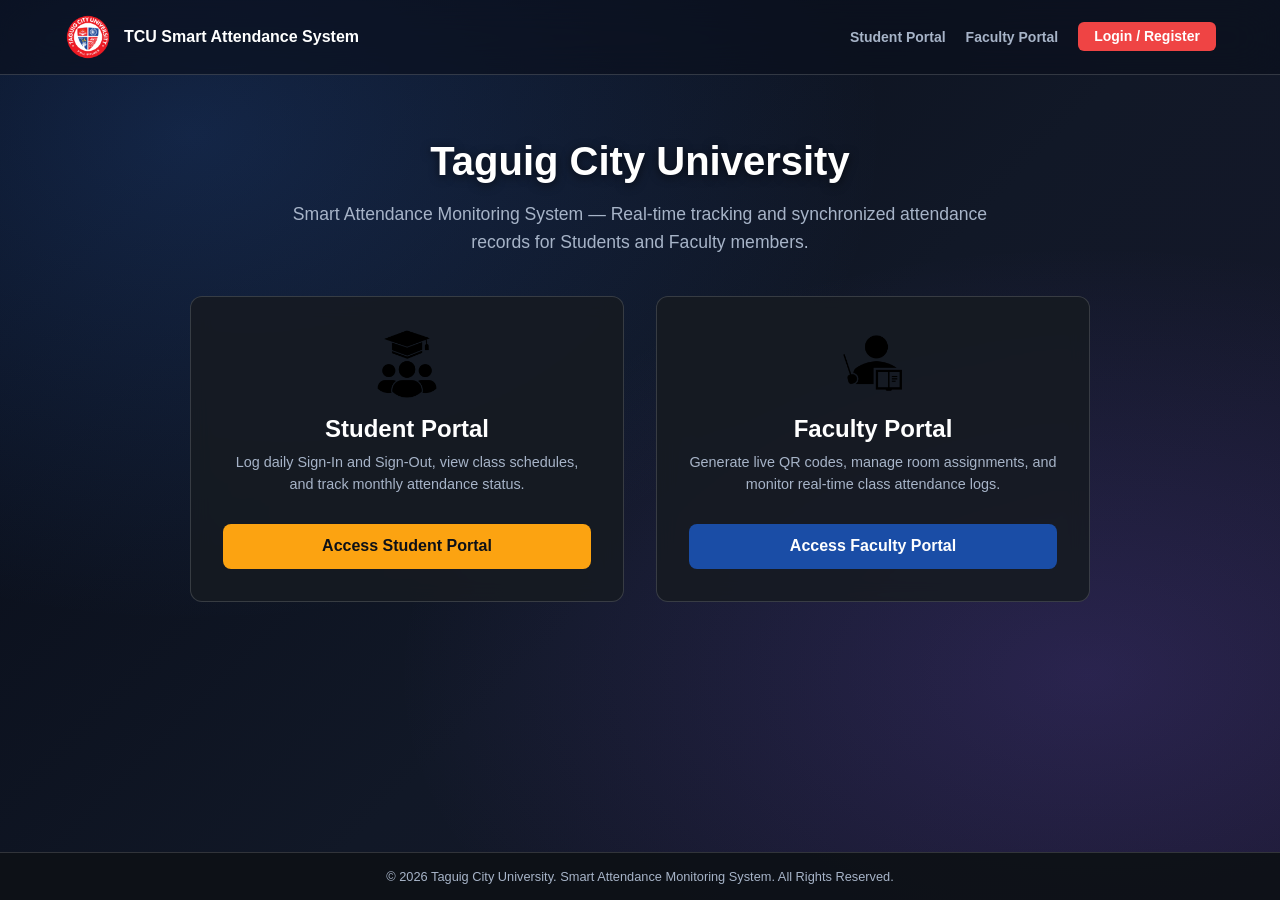
<file: index.html>
<!DOCTYPE html>
<html lang="en">
<head>
  <meta charset="UTF-8">
  <meta name="viewport" content="width=device-width, initial-scale=1.0">
  <title>Smart Attendance Monitoring System - Taguig City University</title>
  <style>
    :root {
      --bg-color: #0d1117;
      --card-bg: rgba(22, 27, 34, 0.88);
      --text-primary: #f8fafc;
      --text-secondary: #cbd5e1;
      --border-color: rgba(255, 255, 255, 0.15);
      --accent-red: #ed1c24;
      --accent-gold: #fca311;
      --accent-blue: #1a4da6;
    }

    * {
      box-sizing: border-box;
      margin: 0;
      padding: 0;
      font-family: -apple-system, BlinkMacSystemFont, "Segoe UI", Roboto, sans-serif;
    }

    body {
      color: var(--text-primary);
      min-height: 100vh;
      display: flex;
      flex-direction: column;
      /* Background Image Adjustment */
      background: linear-gradient(rgba(13, 17, 23, 0.85), rgba(13, 17, 23, 0.90)),
                  url('images.jfif') no-repeat center center fixed;
      background-size: cover; /* Ginawang cover para mag-fit sa buong viewport */
      background-color: var(--bg-color);
    }

    header {
      background: rgba(13, 17, 23, 0.95);
      backdrop-filter: blur(12px);
      border-bottom: 2px solid var(--accent-red);
      position: sticky;
      top: 0;
      z-index: 100;
    }

    nav {
      max-width: 1200px;
      margin: 0 auto;
      padding: 0.8rem 1.5rem;
      display: flex;
      justify-content: space-between;
      align-items: center;
    }

    .logo-container {
      display: flex;
      align-items: center;
      gap: 0.75rem;
      text-decoration: none;
      color: #fff;
      font-weight: 700;
    }

    .logo-container img {
      height: 48px;
      width: auto;
      object-fit: contain;
    }

    .nav-links {
      display: flex;
      gap: 1.25rem;
      list-style: none;
      align-items: center;
    }

    .nav-links a {
      color: var(--text-secondary);
      text-decoration: none;
      font-size: 0.875rem;
      font-weight: 600;
      transition: color 0.2s;
    }

    .nav-links a:hover { color: var(--accent-gold); }

    .btn-portal {
      background-color: var(--accent-red);
      color: #fff !important;
      padding: 0.4rem 1rem;
      border-radius: 6px;
      font-weight: 700 !important;
      transition: opacity 0.2s;
    }

    .btn-portal:hover { opacity: 0.9; }

    /* Hero Section */
    .hero-section {
      max-width: 1100px;
      margin: 4rem auto 2rem auto;
      padding: 0 1.5rem;
      text-align: center;
      flex: 1;
    }

    .hero-title {
      font-size: 2.5rem;
      font-weight: 800;
      color: #fff;
      margin-bottom: 1rem;
      text-shadow: 0 2px 10px rgba(0,0,0,0.6);
    }

    .hero-subtitle {
      font-size: 1.1rem;
      color: var(--text-secondary);
      max-width: 750px;
      margin: 0 auto 2.5rem auto;
      line-height: 1.6;
    }

    /* Portal Cards Grid */
    .portal-grid {
      display: grid;
      grid-template-columns: repeat(auto-fit, minmax(300px, 1fr));
      gap: 2rem;
      max-width: 900px;
      margin: 0 auto;
    }

    .portal-card {
      background: var(--card-bg);
      backdrop-filter: blur(10px);
      border: 1px solid var(--border-color);
      border-radius: 12px;
      padding: 2rem;
      text-align: center;
      transition: transform 0.2s, border-color 0.2s;
    }

    .portal-card:hover {
      transform: translateY(-5px);
      border-color: var(--accent-gold);
    }

    .portal-icon {
      width: 70px;
      height: 70px;
      margin: 0 auto 1rem auto;
      display: flex;
      align-items: center;
      justify-content: center;
    }

    .portal-icon img {
      width: 100%;
      height: 100%;
      object-fit: contain;
    }

    .portal-card h3 {
      font-size: 1.5rem;
      color: #fff;
      margin-bottom: 0.6rem;
      font-weight: 700;
    }

    .portal-card p {
      font-size: 0.9rem;
      color: var(--text-secondary);
      margin-bottom: 1.75rem;
      line-height: 1.5;
    }

    .btn-card {
      display: inline-block;
      width: 100%;
      padding: 0.85rem;
      border-radius: 8px;
      font-weight: 700;
      font-size: 1rem;
      text-decoration: none;
      transition: opacity 0.2s;
    }

    .btn-student {
      background: #fca311;
      color: #0d1117;
    }

    .btn-faculty {
      background: #1a4da6;
      color: #fff;
    }

    .btn-card:hover {
      opacity: 0.9;
    }

    footer {
      background: rgba(13, 17, 23, 0.95);
      border-top: 1px solid var(--border-color);
      text-align: center;
      padding: 1rem;
      font-size: 0.8rem;
      color: var(--text-secondary);
      margin-top: 3rem;
    }
  </style>
  <link rel="stylesheet" href="glass-theme.css">
</head>
<body>

  <header>
    <nav>
      <a href="index.html" class="logo-container">
        <img src="TCU_logo_2024.png" alt="TCU Logo">
        <span>TCU Smart Attendance System</span>
      </a>
      <ul class="nav-links">
        <li><a href="logpageproject.html">Student Portal</a></li>
        <li><a href="logpageproject.html">Faculty Portal</a></li>
        <li><a href="registerpageproject.html" class="btn-portal">Login / Register</a></li>
      </ul>
    </nav>
  </header>

  <main class="hero-section">
    <h1 class="hero-title">Taguig City University</h1>
    <p class="hero-subtitle">
      Smart Attendance Monitoring System — Real-time tracking and synchronized attendance records for Students and Faculty members.
    </p>

    <div class="portal-grid">
      <!-- Student Portal Card -->
      <div class="portal-card">
        <div class="portal-icon">
          <img src="group.png" alt="Student Cap Icon">
        </div>
        <h3>Student Portal</h3>
        <p>Log daily Sign-In and Sign-Out, view class schedules, and track monthly attendance status.</p>
        <a href="logpageproject.html" class="btn-card btn-student">Access Student Portal</a>
      </div>

      <!-- Faculty Portal Card -->
      <div class="portal-card">
        <div class="portal-icon">
          <img src="teacher.png" alt="Faculty Teacher Icon">
        </div>
        <h3>Faculty Portal</h3>
        <p>Generate live QR codes, manage room assignments, and monitor real-time class attendance logs.</p>
        <a href="logpageproject.html" class="btn-card btn-faculty">Access Faculty Portal</a>
      </div>
    </div>
  </main>

  <footer>
    <p>&copy; 2026 Taguig City University. Smart Attendance Monitoring System. All Rights Reserved.</p>
  </footer>

</body>
</html>
</file>
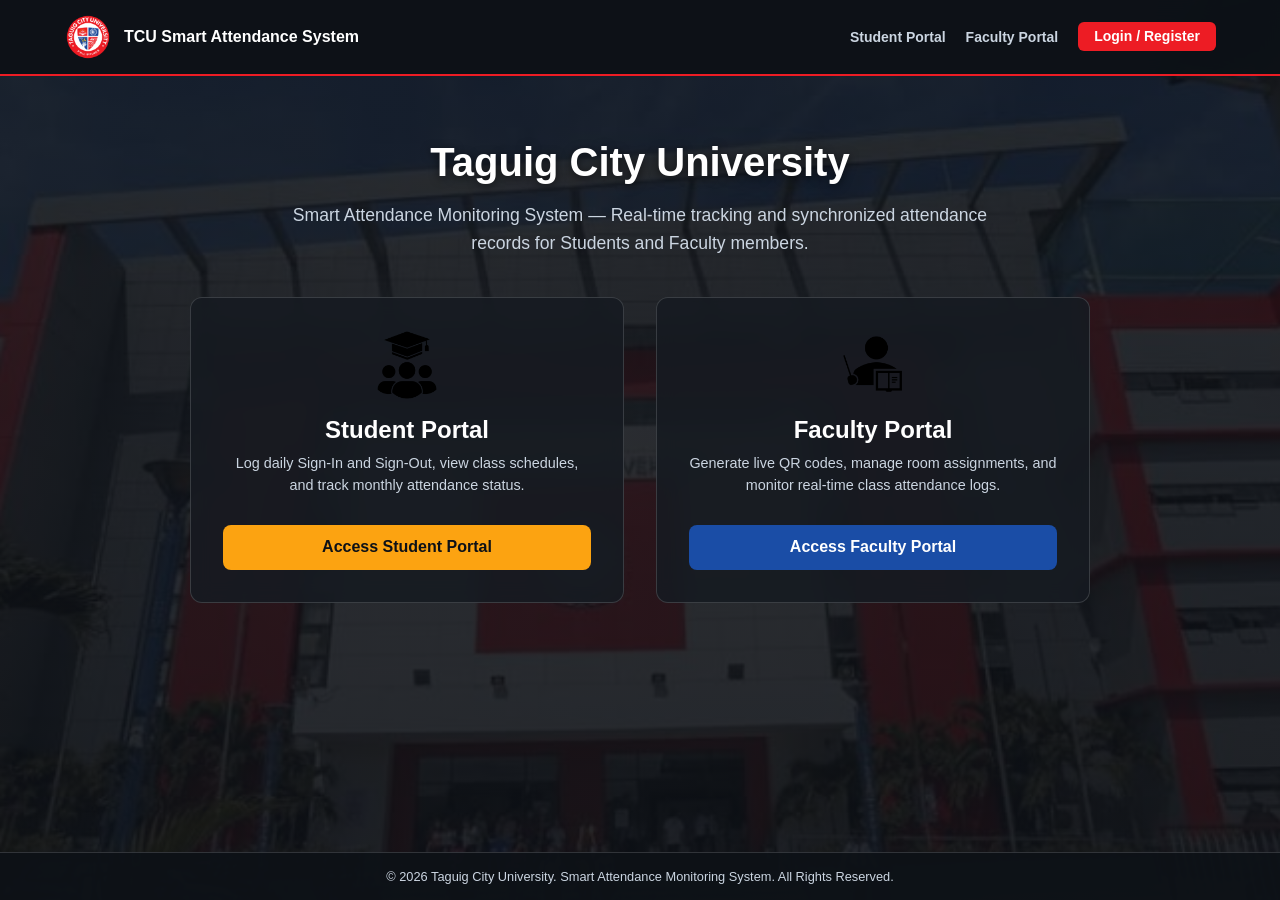
<file: landingpageproject.html>
<!DOCTYPE html>
<html lang="en">
<head>
  <meta charset="UTF-8">
  <meta name="viewport" content="width=device-width, initial-scale=1.0">
  <title>Smart Attendance Monitoring System - Taguig City University</title>
  <style>
    :root {
      --bg-color: #0d1117;
      --card-bg: rgba(22, 27, 34, 0.88);
      --text-primary: #f8fafc;
      --text-secondary: #cbd5e1;
      --border-color: rgba(255, 255, 255, 0.15);
      --accent-red: #ed1c24;
      --accent-gold: #fca311;
      --accent-blue: #1a4da6;
    }

    * {
      box-sizing: border-box;
      margin: 0;
      padding: 0;
      font-family: -apple-system, BlinkMacSystemFont, "Segoe UI", Roboto, sans-serif;
    }

    body {
      color: var(--text-primary);
      min-height: 100vh;
      display: flex;
      flex-direction: column;
      /* Background Image Adjustment */
      background: linear-gradient(rgba(13, 17, 23, 0.85), rgba(13, 17, 23, 0.90)),
                  url('images.jfif') no-repeat center center fixed;
      background-size: cover; /* Ginawang cover para mag-fit sa buong viewport */
      background-color: var(--bg-color);
    }

    header {
      background: rgba(13, 17, 23, 0.95);
      backdrop-filter: blur(12px);
      border-bottom: 2px solid var(--accent-red);
      position: sticky;
      top: 0;
      z-index: 100;
    }

    nav {
      max-width: 1200px;
      margin: 0 auto;
      padding: 0.8rem 1.5rem;
      display: flex;
      justify-content: space-between;
      align-items: center;
    }

    .logo-container {
      display: flex;
      align-items: center;
      gap: 0.75rem;
      text-decoration: none;
      color: #fff;
      font-weight: 700;
    }

    .logo-container img {
      height: 48px;
      width: auto;
      object-fit: contain;
    }

    .nav-links {
      display: flex;
      gap: 1.25rem;
      list-style: none;
      align-items: center;
    }

    .nav-links a {
      color: var(--text-secondary);
      text-decoration: none;
      font-size: 0.875rem;
      font-weight: 600;
      transition: color 0.2s;
    }

    .nav-links a:hover { color: var(--accent-gold); }

    .btn-portal {
      background-color: var(--accent-red);
      color: #fff !important;
      padding: 0.4rem 1rem;
      border-radius: 6px;
      font-weight: 700 !important;
      transition: opacity 0.2s;
    }

    .btn-portal:hover { opacity: 0.9; }

    /* Hero Section */
    .hero-section {
      max-width: 1100px;
      margin: 4rem auto 2rem auto;
      padding: 0 1.5rem;
      text-align: center;
      flex: 1;
    }

    .hero-title {
      font-size: 2.5rem;
      font-weight: 800;
      color: #fff;
      margin-bottom: 1rem;
      text-shadow: 0 2px 10px rgba(0,0,0,0.6);
    }

    .hero-subtitle {
      font-size: 1.1rem;
      color: var(--text-secondary);
      max-width: 750px;
      margin: 0 auto 2.5rem auto;
      line-height: 1.6;
    }

    /* Portal Cards Grid */
    .portal-grid {
      display: grid;
      grid-template-columns: repeat(auto-fit, minmax(300px, 1fr));
      gap: 2rem;
      max-width: 900px;
      margin: 0 auto;
    }

    .portal-card {
      background: var(--card-bg);
      backdrop-filter: blur(10px);
      border: 1px solid var(--border-color);
      border-radius: 12px;
      padding: 2rem;
      text-align: center;
      transition: transform 0.2s, border-color 0.2s;
    }

    .portal-card:hover {
      transform: translateY(-5px);
      border-color: var(--accent-gold);
    }

    .portal-icon {
      width: 70px;
      height: 70px;
      margin: 0 auto 1rem auto;
      display: flex;
      align-items: center;
      justify-content: center;
    }

    .portal-icon img {
      width: 100%;
      height: 100%;
      object-fit: contain;
    }

    .portal-card h3 {
      font-size: 1.5rem;
      color: #fff;
      margin-bottom: 0.6rem;
      font-weight: 700;
    }

    .portal-card p {
      font-size: 0.9rem;
      color: var(--text-secondary);
      margin-bottom: 1.75rem;
      line-height: 1.5;
    }

    .btn-card {
      display: inline-block;
      width: 100%;
      padding: 0.85rem;
      border-radius: 8px;
      font-weight: 700;
      font-size: 1rem;
      text-decoration: none;
      transition: opacity 0.2s;
    }

    .btn-student {
      background: #fca311;
      color: #0d1117;
    }

    .btn-faculty {
      background: #1a4da6;
      color: #fff;
    }

    .btn-card:hover {
      opacity: 0.9;
    }

    footer {
      background: rgba(13, 17, 23, 0.95);
      border-top: 1px solid var(--border-color);
      text-align: center;
      padding: 1rem;
      font-size: 0.8rem;
      color: var(--text-secondary);
      margin-top: 3rem;
    }
  </style>
</head>
<body>

  <header>
    <nav>
      <a href="index.html" class="logo-container">
        <img src="TCU_logo_2024.png" alt="TCU Logo">
        <span>TCU Smart Attendance System</span>
      </a>
      <ul class="nav-links">
        <li><a href="logpageproject.html">Student Portal</a></li>
        <li><a href="logpageproject.html">Faculty Portal</a></li>
        <li><a href="registerpageproject.html" class="btn-portal">Login / Register</a></li>
      </ul>
    </nav>
  </header>

  <main class="hero-section">
    <h1 class="hero-title">Taguig City University</h1>
    <p class="hero-subtitle">
      Smart Attendance Monitoring System — Real-time tracking and synchronized attendance records for Students and Faculty members.
    </p>

    <div class="portal-grid">
      <!-- Student Portal Card -->
      <div class="portal-card">
        <div class="portal-icon">
          <img src="group.png" alt="Student Cap Icon">
        </div>
        <h3>Student Portal</h3>
        <p>Log daily Sign-In and Sign-Out, view class schedules, and track monthly attendance status.</p>
        <a href="logpageproject.html" class="btn-card btn-student">Access Student Portal</a>
      </div>

      <!-- Faculty Portal Card -->
      <div class="portal-card">
        <div class="portal-icon">
          <img src="teacher.png" alt="Faculty Teacher Icon">
        </div>
        <h3>Faculty Portal</h3>
        <p>Generate live QR codes, manage room assignments, and monitor real-time class attendance logs.</p>
        <a href="logpageproject.html" class="btn-card btn-faculty">Access Faculty Portal</a>
      </div>
    </div>
  </main>

  <footer>
    <p>&copy; 2026 Taguig City University. Smart Attendance Monitoring System. All Rights Reserved.</p>
  </footer>

</body>
</html>
</file>
<file: glass-theme.css>
/* TCU SMART ATTENDANCE — GLASSMORPHISM THEME */

:root {
  --glass-bg: rgba(255, 255, 255, 0.07);
  --glass-border: rgba(255, 255, 255, 0.16);
  --text-primary: #f8fafc;
  --text-secondary: #a7b4c8;
  --accent-red: #ef4444;
  --accent-gold: #fbbf24;
  --accent-blue: #60a5fa;
}

* {
  box-sizing: border-box;
}

body {
  background:
    radial-gradient(ellipse at 15% 15%, rgba(59, 130, 246, 0.20), transparent 45%),
    radial-gradient(ellipse at 85% 75%, rgba(139, 92, 246, 0.18), transparent 45%),
    linear-gradient(135deg, #070b16, #111827 55%, #17172b);
  background-attachment: fixed;
  color: var(--text-primary);
}

/* Glass navigation */
header {
  background: rgba(10, 15, 28, 0.62);
  backdrop-filter: blur(22px);
  -webkit-backdrop-filter: blur(22px);
  border-bottom: 1px solid var(--glass-border);
}

nav {
  gap: 1rem;
}

.logo-container img {
  max-width: 100%;
}

.nav-links a {
  transition: color 0.25s ease, background 0.25s ease;
}

.nav-links a:hover {
  color: var(--accent-gold);
}

/* Glass cards and banners */
.card,
.glass-card,
.welcome-banner,
.stat-card,
.class-card {
  background: rgba(255, 255, 255, 0.055);
  backdrop-filter: blur(20px);
  -webkit-backdrop-filter: blur(20px);
  border: 1px solid var(--glass-border);
  box-shadow: 0 12px 40px rgba(0, 0, 0, 0.22);
}

.card,
.glass-card {
  border-radius: 20px;
}

.card-title {
  color: #ffffff;
}

/* Inputs */
.form-control {
  background: rgba(5, 10, 22, 0.55);
  border: 1px solid rgba(255, 255, 255, 0.15);
  color: #ffffff;
  border-radius: 10px;
  transition: border-color 0.2s, box-shadow 0.2s;
}

.form-control:focus {
  border-color: var(--accent-blue);
  box-shadow: 0 0 0 3px rgba(96, 165, 250, 0.15);
}

.form-control option {
  background: #111827;
  color: #ffffff;
}

/* Buttons */
.btn,
.btn-action,
.btn-submit,
.btn-nav-action,
.btn-login-nav,
.btn-logout,
.role-btn {
  transition: transform 0.2s ease, box-shadow 0.2s ease,
              background 0.2s ease;
}

.btn:hover,
.btn-action:hover,
.btn-submit:hover,
.btn-logout:hover {
  transform: translateY(-2px);
  box-shadow: 0 8px 22px rgba(0, 0, 0, 0.22);
}

.btn-primary,
.btn-submit {
  background: linear-gradient(135deg, #fbbf24, #f59e0b);
}

.btn-secondary {
  background: rgba(59, 130, 246, 0.16);
  border: 1px solid rgba(96, 165, 250, 0.5);
}

/* Dashboard tables */
.table-responsive {
  border-radius: 12px;
}

table {
  border-collapse: collapse;
}

th {
  color: #cbd5e1;
}

th,
td {
  border-bottom: 1px solid rgba(255, 255, 255, 0.09);
}

tbody tr:hover {
  background: rgba(255, 255, 255, 0.045);
}

/* Responsive navigation and cards */
@media (max-width: 600px) {
  nav {
    padding: 0.8rem 1rem;
    flex-wrap: wrap;
  }

  .logo-container {
    gap: 0.45rem;
    font-size: 0.9rem;
  }

  .logo-container img {
    height: 36px;
  }

  .nav-links {
    gap: 0.8rem;
    flex-wrap: wrap;
  }

  .nav-links a {
    font-size: 0.8rem;
  }

  .hero {
    padding: 2.5rem 1rem;
  }

  .hero h1 {
    font-size: clamp(1.8rem, 7vw, 2.8rem);
  }

  .glass-card,
  .card {
    padding: 1.25rem;
  }

  .grid-container {
    grid-template-columns: minmax(0, 1fr);
  }

  .dashboard-container {
    padding: 1.25rem 1rem;
  }
}
</file>
